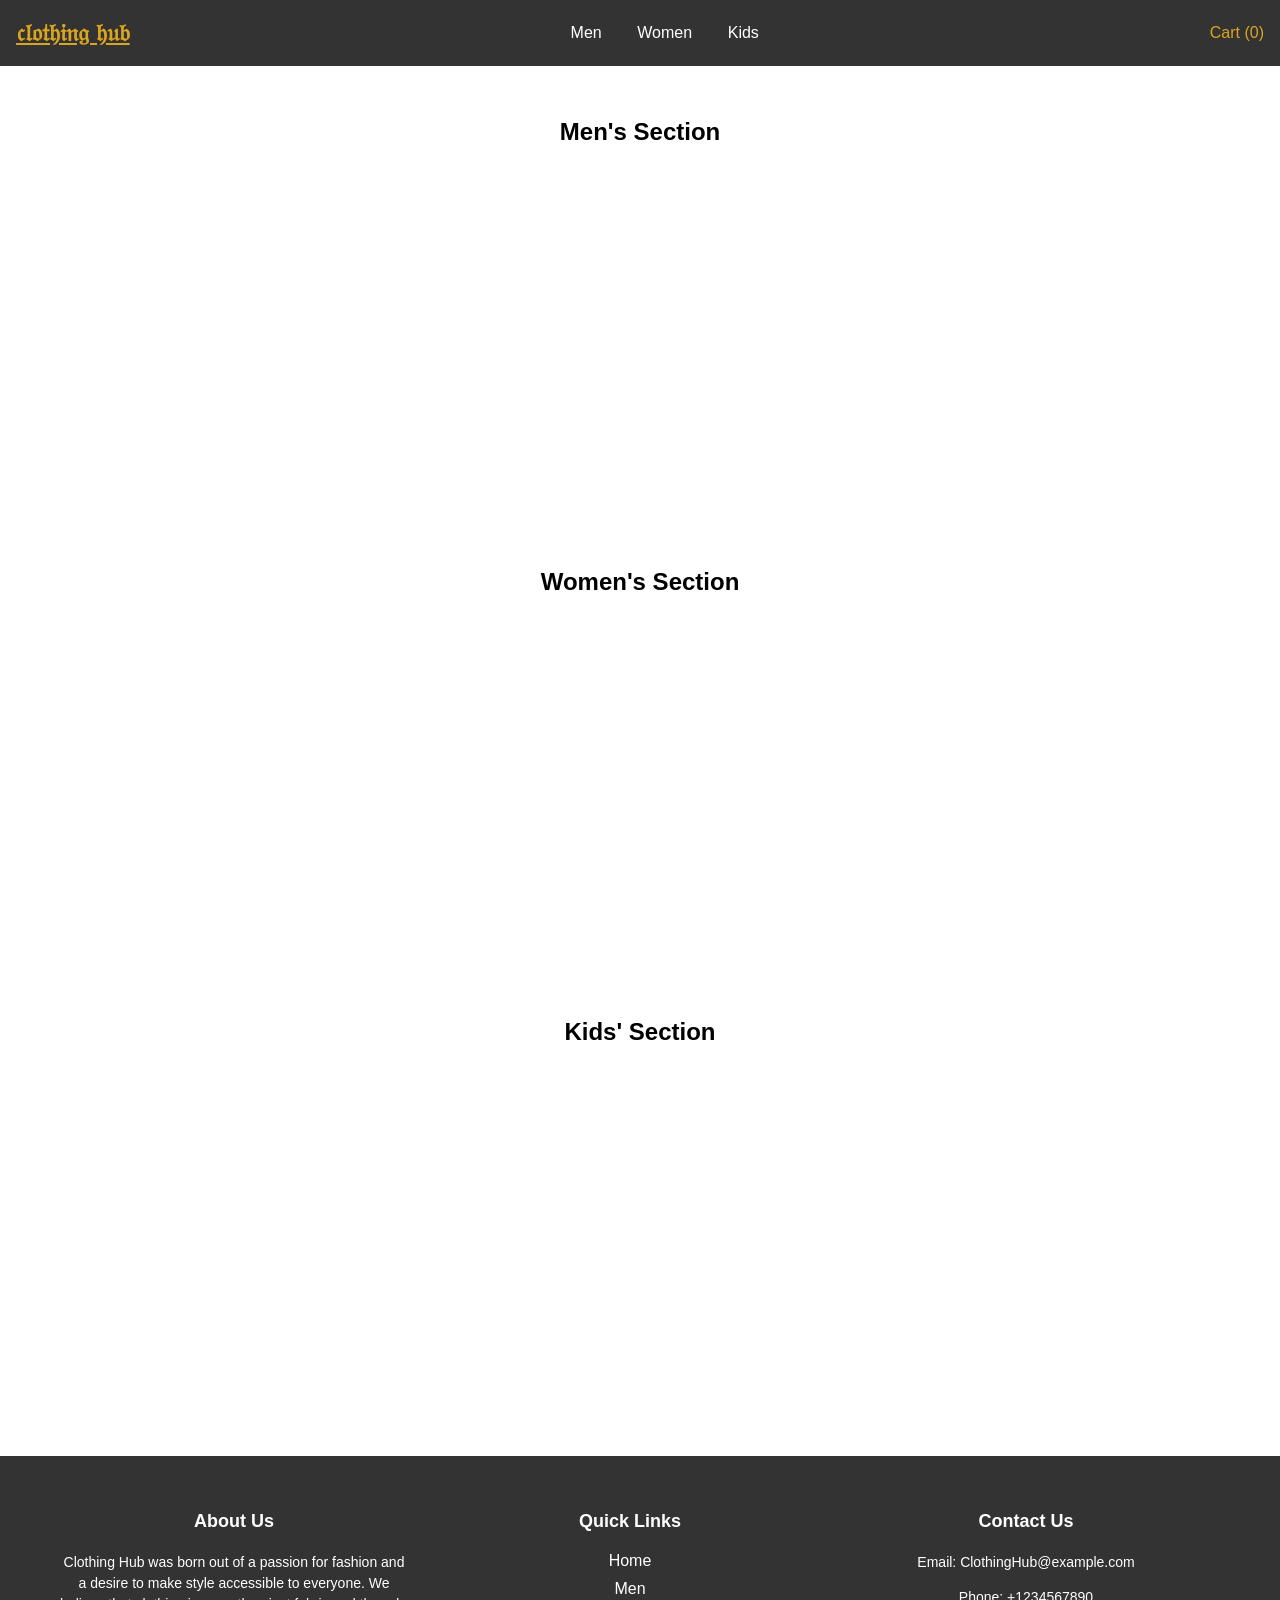
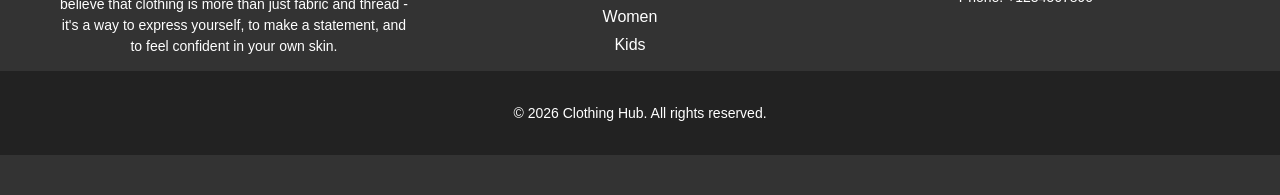
<file: index.html>
<!doctype html>
<html lang="en">
  <head>
    <meta charset="UTF-8" />
    <meta name="viewport" content="width=device-width, initial-scale=1.0" />
    <title>E-Commerce Website</title>
    <link rel="stylesheet" href="style.css" />
  </head>
  <body>
    <nav class="navbar">
      <a href="#" class="logo">𝔠𝔩𝔬𝔱𝔥𝔦𝔫𝔤 𝔥𝔲𝔟</a>
      <ul class="nav-links">
        <li><a href="#men">Men</a></li>
        <li><a href="#women">Women</a></li>
        <li><a href="#kids">Kids</a></li>
      </ul>
      <div class="cart-icon">
        <span>Cart (0)</span>
      </div>
    </nav>
    <section id="men" class="section">
      <h1>Men's Section</h1>
      <div class="products">
      </div>
    </section>
    <section id="women" class="section">
      <h1>Women's Section</h1>
      <div class="products">
      </div>
    </section>
    <section id="kids" class="section">
      <h1>Kids' Section</h1>
      <div class="products">
      </div>
    </section>
    <footer class="footer">
      <div class="footer-content">
        <div class="footer-section about">
          <h2>About Us</h2>
          <p>
            Clothing Hub was born out of a passion for fashion and a desire to
            make style accessible to everyone. We believe that clothing is more
            than just fabric and thread - it's a way to express yourself, to
            make a statement, and to feel confident in your own skin.
          </p>
        </div>
        <div class="footer-section links">
          <h2>Quick Links</h2>
          <ul>
            <li><a href="#">Home</a></li>
            <li><a href="#men">Men</a></li>
            <li><a href="#women">Women</a></li>
            <li><a href="#kids">Kids</a></li>
          </ul>
        </div>
        <div class="footer-section contact">
          <h2>Contact Us</h2>
          <p>
            Email:
            <a href="mailto:example@example.com">ClothingHub@example.com</a>
          </p>
          <p>Phone: +1234567890</p>
        </div>
      </div>
      <div class="footer-bottom">
        <p>&copy; 2026 Clothing Hub. All rights reserved.</p>
      </div>
    </footer>
    <script src="script.js"></script>
  </body>
</html>
</file>
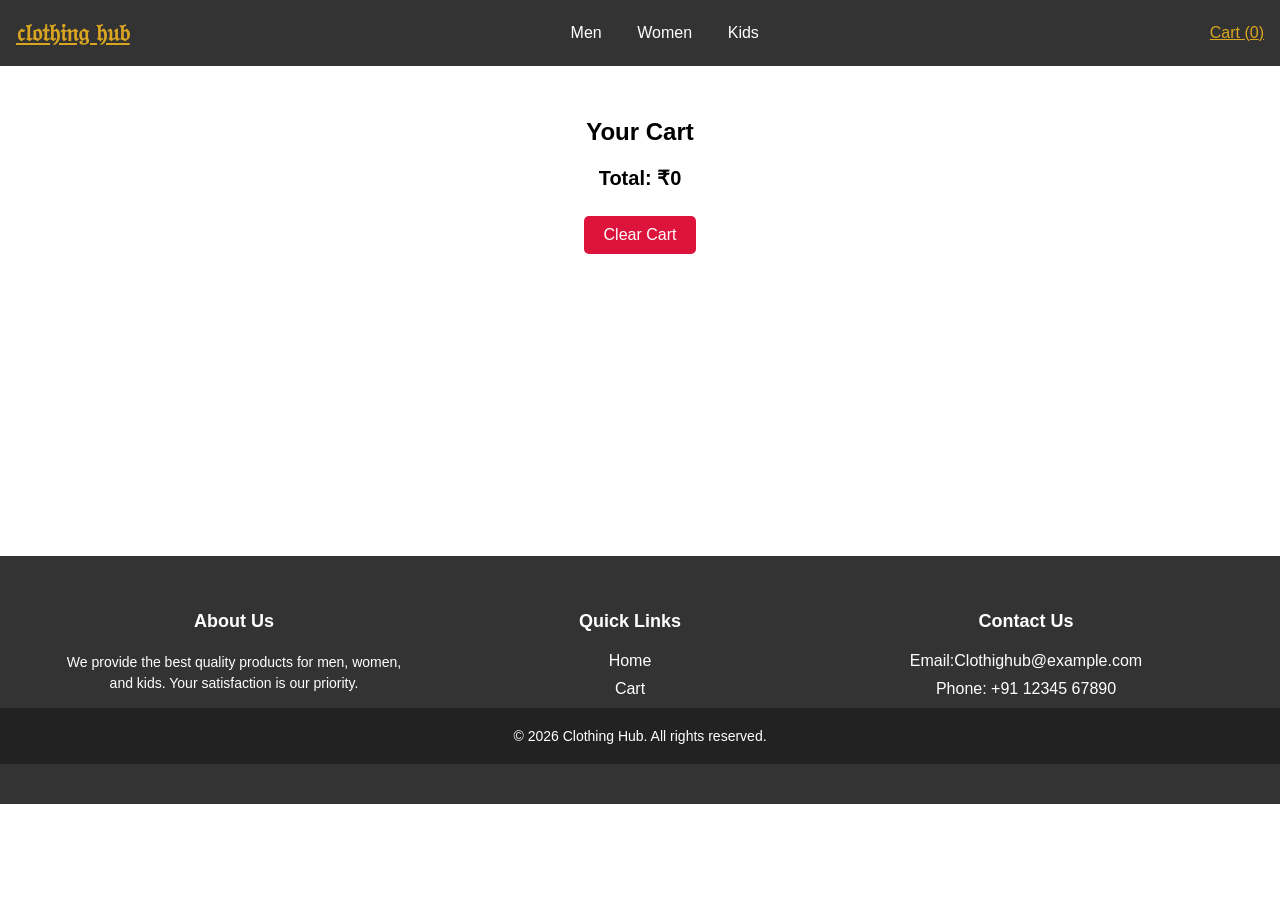
<file: cart.html>
<!doctype html>
<html lang="en">
<head>
<meta charset="UTF-8">
<meta name="viewport" content="width=device-width, initial-scale=1.0">
<title>Your Cart - Clothing Hub</title>
<link rel="stylesheet" href="style.css">
</head>

<body>


<nav class="navbar">

<a href="index.html" class="logo">𝔠𝔩𝔬𝔱𝔥𝔦𝔫𝔤 𝔥𝔲𝔟</a>

<ul class="nav-links">
<li><a href="index.html">Men</a></li>
<li><a href="women.html">Women</a></li>
<li><a href="kids.html">Kids</a></li>
</ul>

<div>
<a href="cart.html" class="cart-icon">Cart (<span id="cart-count">0</span>)</a>
</div>

</nav>


<section class="section">

<h1>Your Cart</h1>

<div id="cart-items"></div>

<h2 id="cart-total">Total: $0</h2>

<button id="clear-cart" type="button" onclick="clearCart()">Clear Cart</button>

</section>

  <footer class="footer">
      <div class="footer-content">
       
        <div class="footer-section">
          <h2>About Us</h2>
          <p>
            We provide the best quality products for men, women, and kids. Your
            satisfaction is our priority.
          </p>
        </div>

       
        <div class="footer-section">
          <h2>Quick Links</h2>
          <ul>
            <li><a href="index.html">Home</a></li>

            <li><a href="cart.html">Cart</a></li>
          </ul>
        </div>

        
        <div class="footer-section">
          <h2>Contact Us</h2>
          <ul>
            <li>Email:Clothighub@example.com</li>
            <li>Phone: +91 12345 67890</li>
          </ul>
        </div>
      </div>

      <div class="footer-bottom">
        &copy; 2026 Clothing Hub. All rights reserved.
      </div>
    </footer>

<script src="script.js"></script>

</body>
</html>
</file>
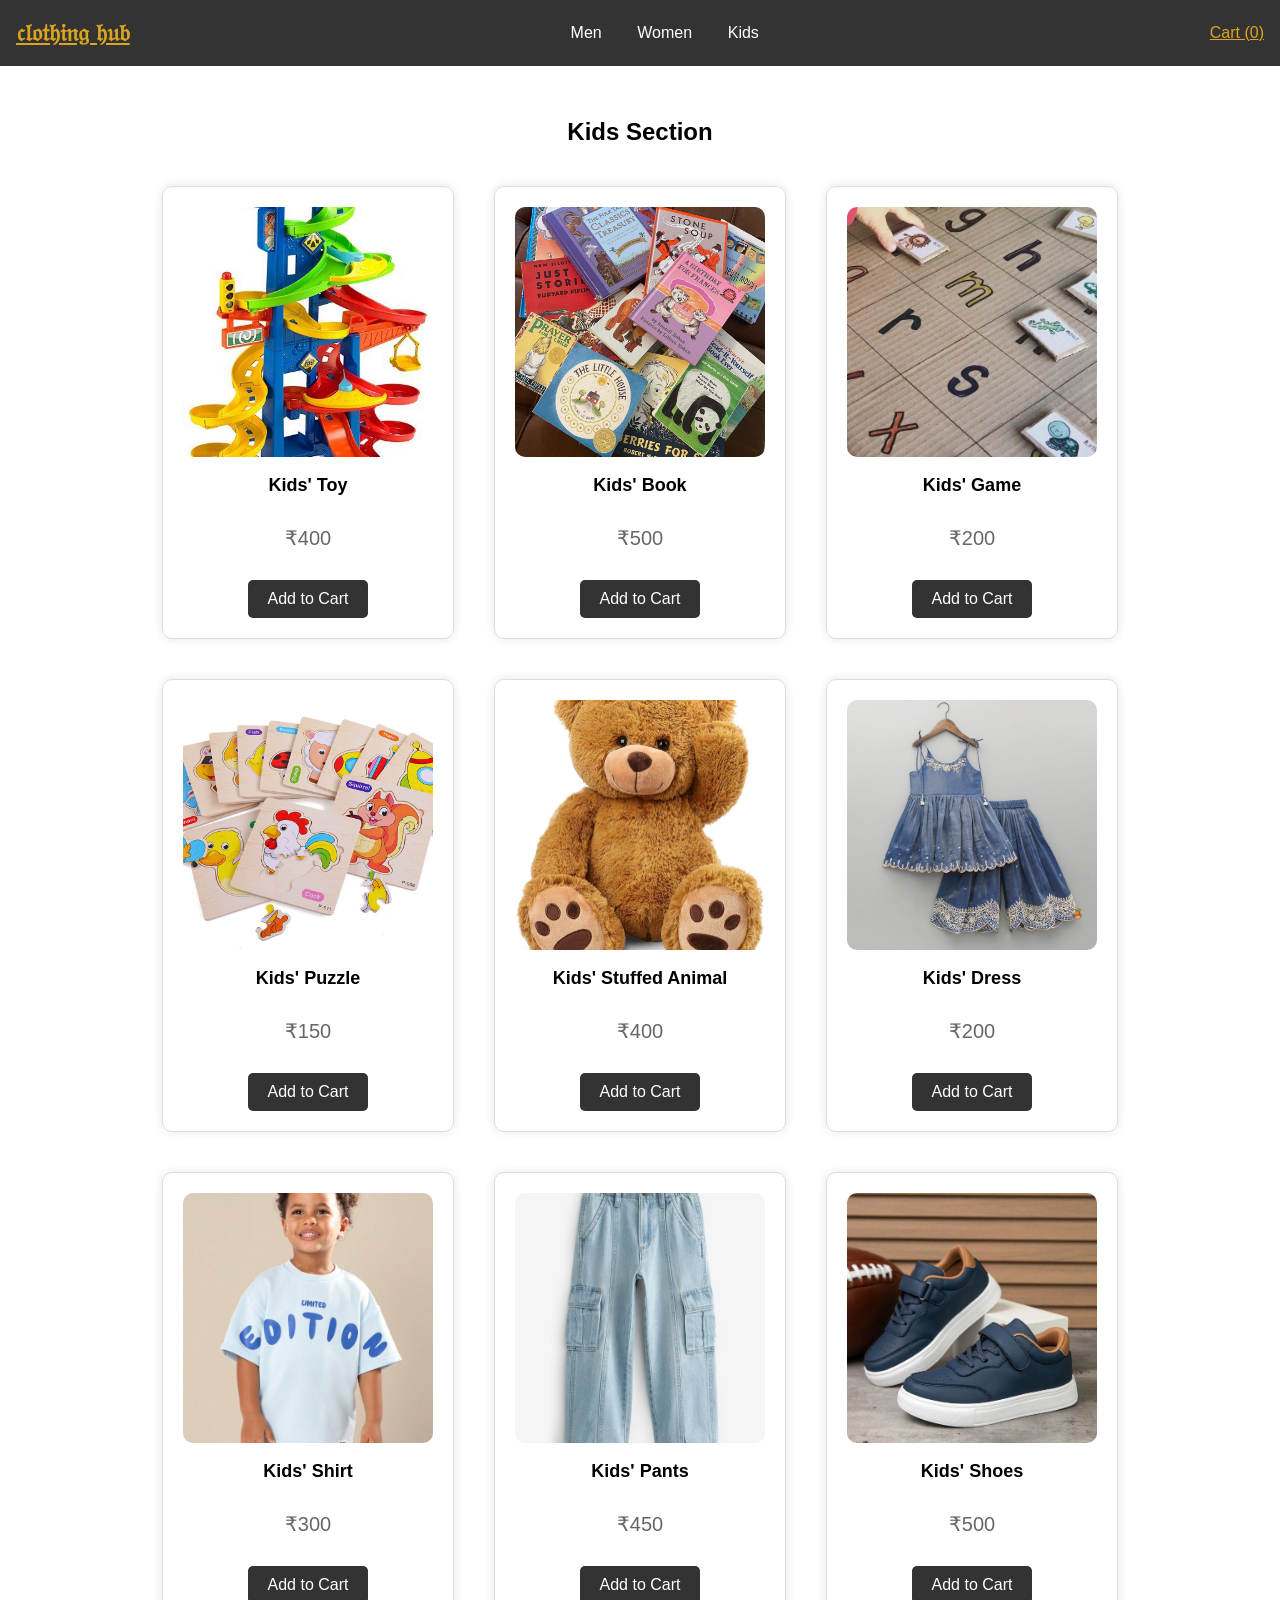
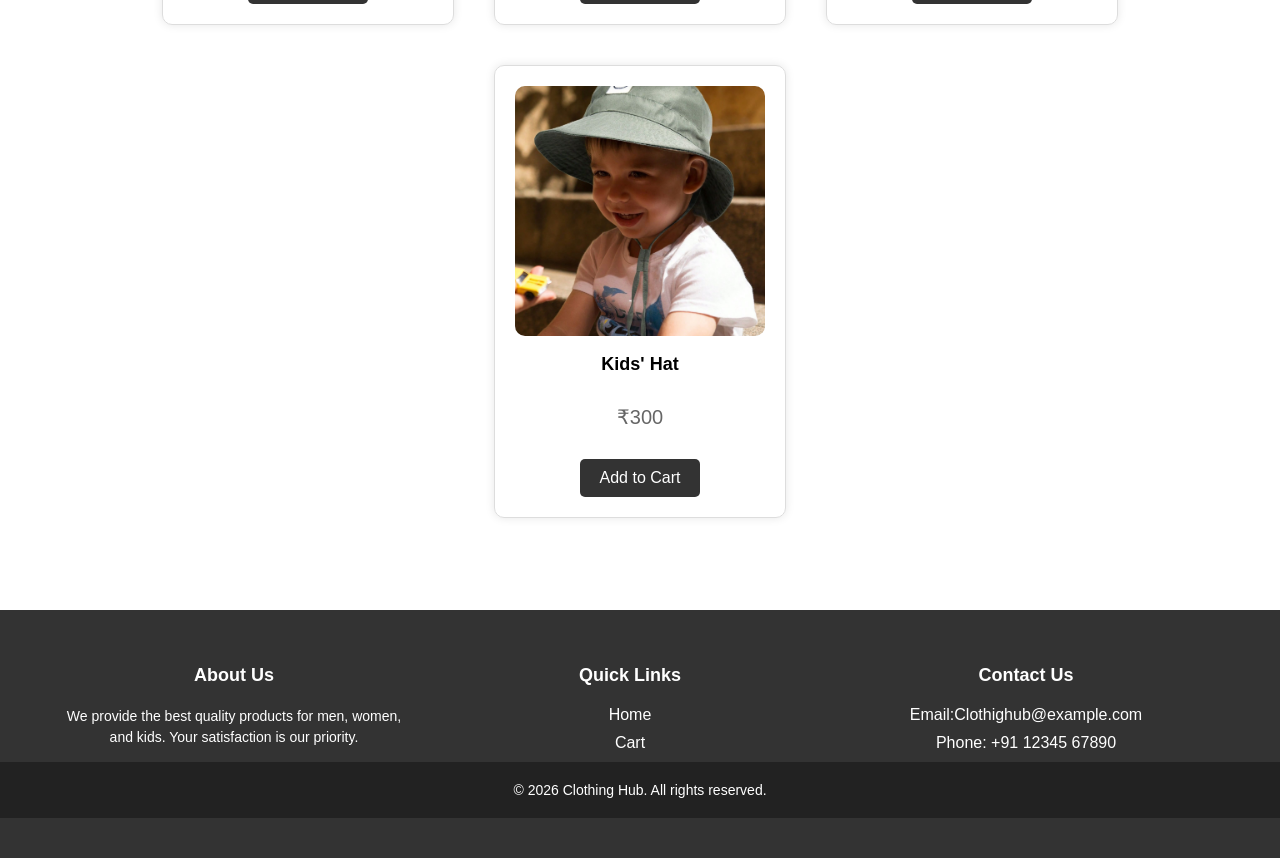
<file: kids.html>
<!doctype html>
<html lang="en">
<head>
<meta charset="UTF-8">
<meta name="viewport" content="width=device-width, initial-scale=1.0">
<title>Kids - Clothing Hub</title>
<link rel="stylesheet" href="style.css">
</head>

<body>

<nav class="navbar">
<a href="index.html" class="logo">𝔠𝔩𝔬𝔱𝔥𝔦𝔫𝔤 𝔥𝔲𝔟</a>

<ul class="nav-links">
<li><a href="index.html">Men</a></li>
<li><a href="women.html">Women</a></li>
<li><a href="kids.html">Kids</a></li>
</ul>

<div>
<a href="cart.html" class="cart-icon">Cart (<span id="cart-count">0</span>)</a>
</div>
</nav>

<section class="section">
<h1>Kids Section</h1>
<div class="products" id="kids-products"></div>
</section>


  <footer class="footer">
      <div class="footer-content">
       
        <div class="footer-section">
          <h2>About Us</h2>
          <p>
            We provide the best quality products for men, women, and kids. Your
            satisfaction is our priority.
          </p>
        </div>

       
        <div class="footer-section">
          <h2>Quick Links</h2>
          <ul>
            <li><a href="index.html">Home</a></li>

            <li><a href="cart.html">Cart</a></li>
          </ul>
        </div>

        
        <div class="footer-section">
          <h2>Contact Us</h2>
          <ul>
            <li>Email:Clothighub@example.com</li>
            <li>Phone: +91 12345 67890</li>
          </ul>
        </div>
      </div>

      <div class="footer-bottom">
        &copy; 2026 Clothing Hub. All rights reserved.
      </div>
    </footer>

<script src="script.js"></script>

</body>
</html>
</file>
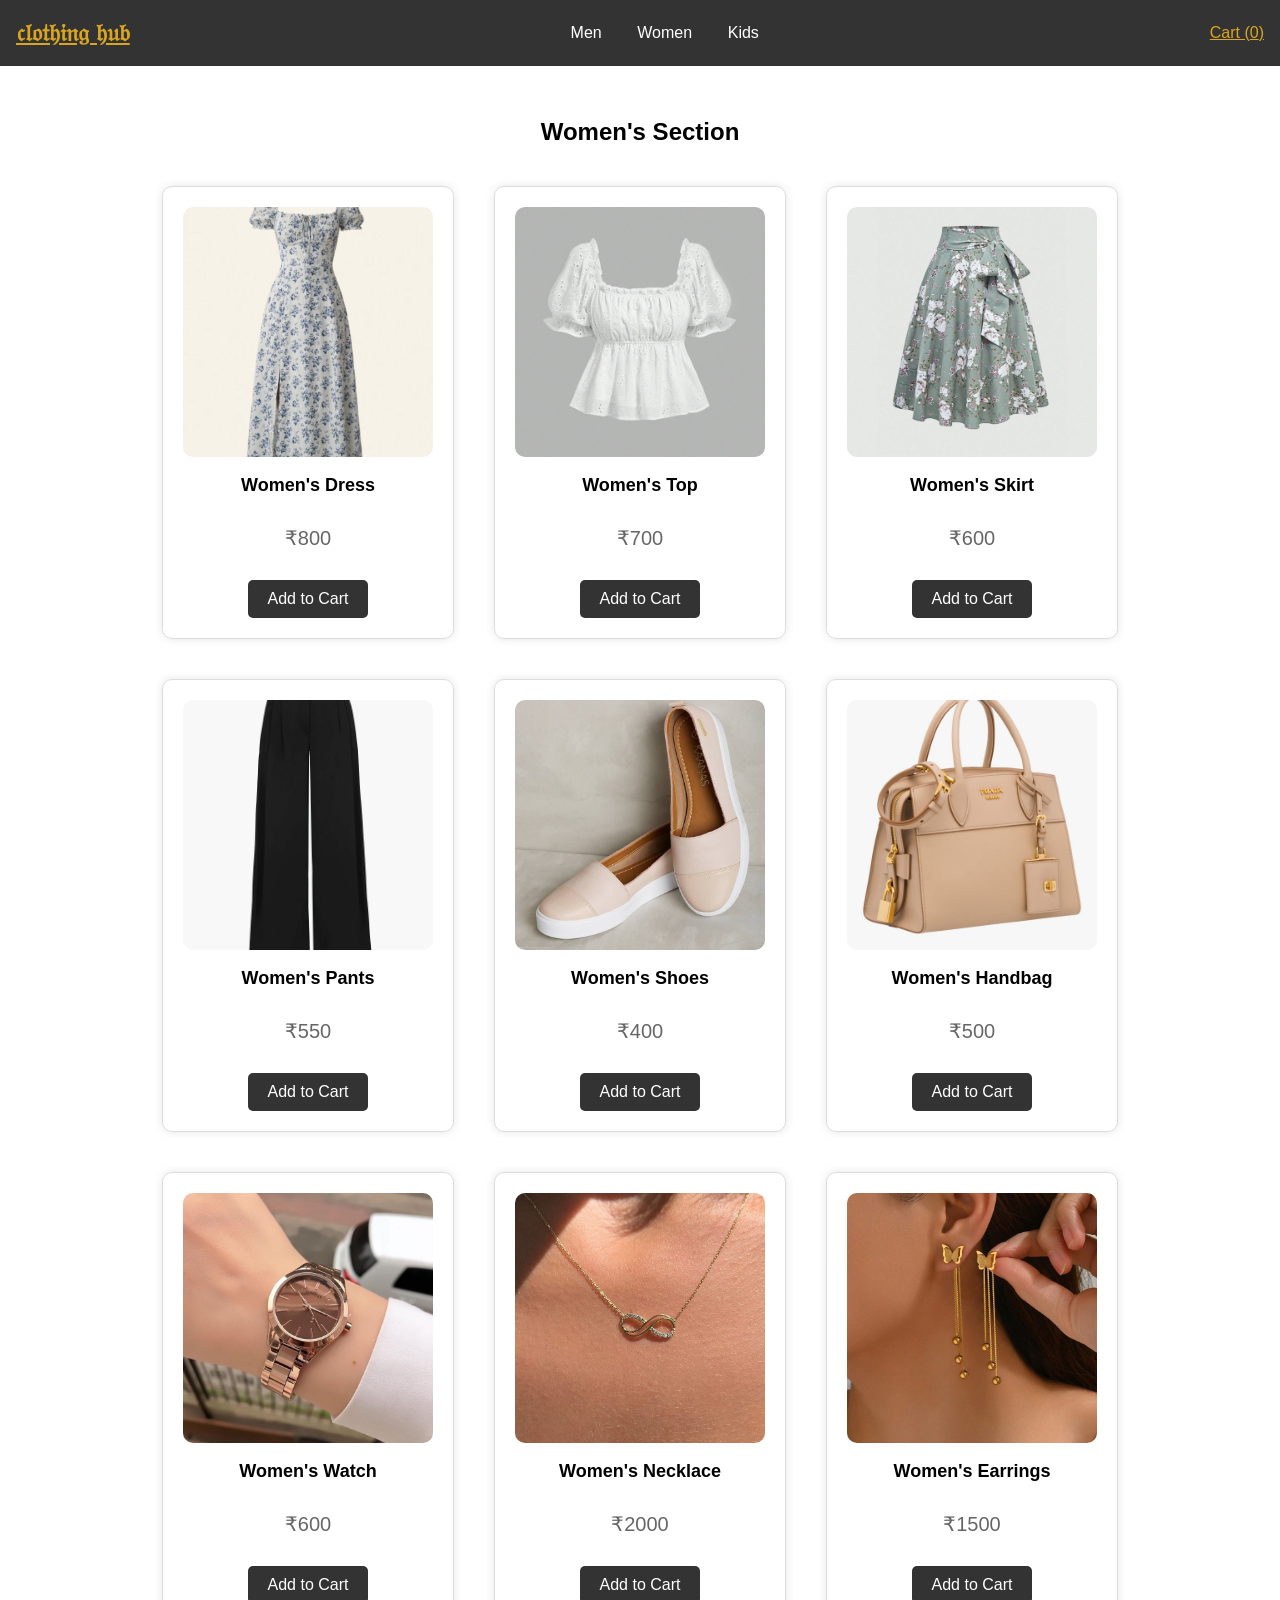
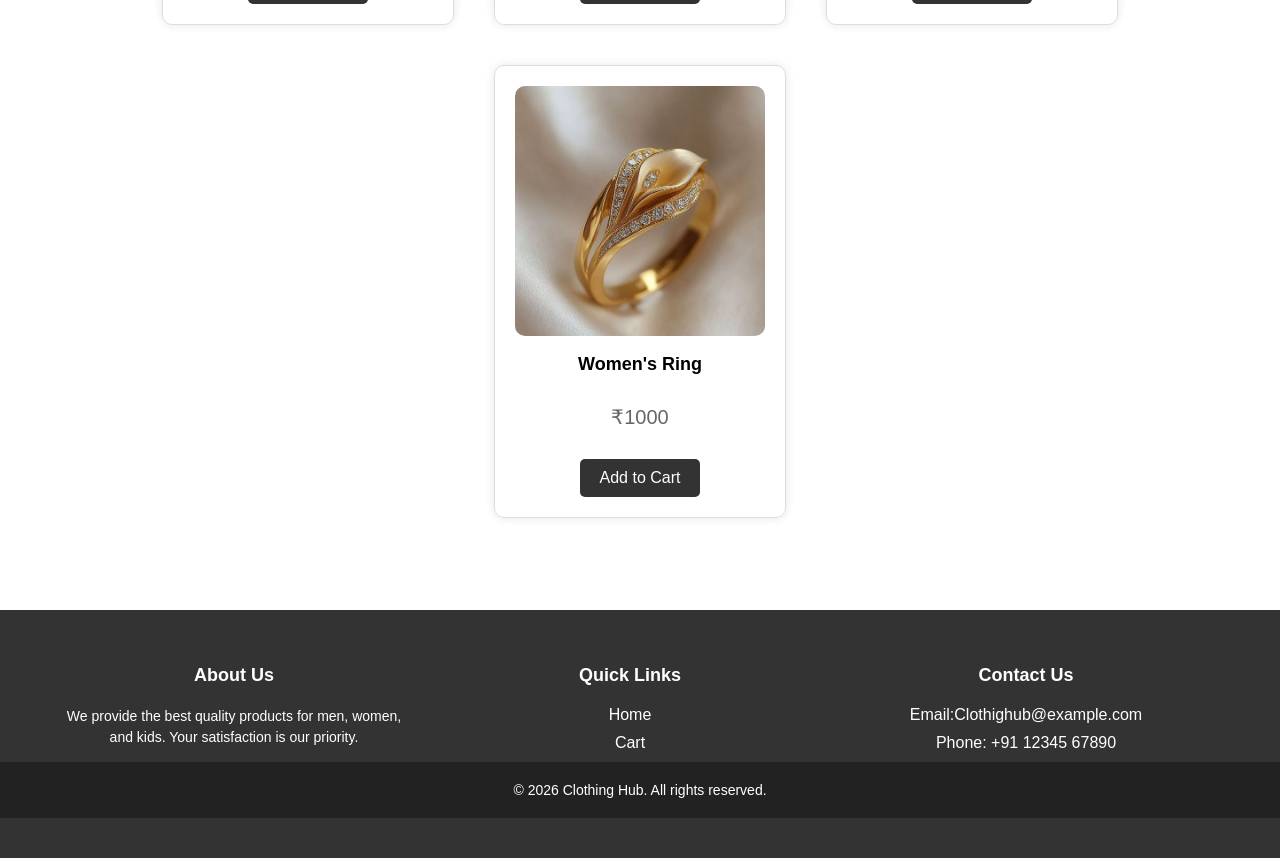
<file: women.html>
<!doctype html>
<html lang="en">
<head>
<meta charset="UTF-8">
<meta name="viewport" content="width=device-width, initial-scale=1.0">
<title>Women - Clothing Hub</title>
<link rel="stylesheet" href="style.css">
</head>

<body>

<nav class="navbar">
<a href="index.html" class="logo">𝔠𝔩𝔬𝔱𝔥𝔦𝔫𝔤 𝔥𝔲𝔟</a>

<ul class="nav-links">
<li><a href="index.html">Men</a></li>
<li><a href="women.html">Women</a></li>
<li><a href="kids.html">Kids</a></li>
</ul>

<div>
<a href="cart.html" class="cart-icon">Cart (<span id="cart-count">0</span>)</a>
</div>
</nav>

<section class="section">
<h1>Women's Section</h1>
<div class="products" id="women-products"></div>
</section>


  
    <footer class="footer">
      <div class="footer-content">
       
        <div class="footer-section">
          <h2>About Us</h2>
          <p>
            We provide the best quality products for men, women, and kids. Your
            satisfaction is our priority.
          </p>
        </div>

       
        <div class="footer-section">
          <h2>Quick Links</h2>
          <ul>
            <li><a href="index.html">Home</a></li>

            <li><a href="cart.html">Cart</a></li>
          </ul>
        </div>

        
        <div class="footer-section">
          <h2>Contact Us</h2>
          <ul>
            <li>Email:Clothighub@example.com</li>
            <li>Phone: +91 12345 67890</li>
          </ul>
        </div>
      </div>

      <div class="footer-bottom">
        &copy; 2026 Clothing Hub. All rights reserved.
      </div>
    </footer>

<script src="script.js"></script>

</body>
</html>
</file>
<file: style.css>
* {
  box-sizing: border-box;
}

body {
  font-family: Arial, sans-serif;
  margin: 0;
  padding: 0;
  text-align: center;
  overflow-x: hidden; 
}

.navbar {
  max-width: 1800px;
  background-color: #333;
  color: #fff;
  padding: 1em;
  display: flex;
  justify-content: space-between;
  align-items: center;
  position: sticky;
  top: 0;
  z-index: 100;
  flex-wrap: nowrap; 
}

.logo {
  font-size: 24px;
  font-weight: bold;
  color: goldenrod;
  white-space: nowrap;
}

.nav-links {
  list-style: none;
  margin: 0;
  padding: 0;
  display: flex;
  flex-wrap: nowrap; 
  justify-content: flex-end;
  gap: 10px;
  overflow-x: auto; 
}

.nav-links::-webkit-scrollbar {
  height: 5px; 
}

.nav-links::-webkit-scrollbar-thumb {
  background-color: goldenrod;
  border-radius: 5px;
}

.nav-links li {
  margin: 0;
}

.nav-links a {
  color: #fff;
  text-decoration: none;
  padding: 0.5em 0.8em;
  display: block;
  white-space: nowrap;
}

.nav-links a:hover {
  color: goldenrod;
}

.cart-icon {
  cursor: pointer;
  color: #DAA520;
  margin-left: 10px;
}


.section {
  padding: 2em;
  max-width: 100%;
  overflow-x: hidden;
  min-height: 50vh;
}

.products {
  display: flex;
  flex-wrap: wrap;
  justify-content: center;
  max-width: 100%;
  overflow-x: hidden;
}

.product {
  margin: 20px;
  padding: 20px;
  border: 1px solid #ddd;
  border-radius: 10px;
  box-shadow: 0 0 10px rgba(0,0,0,0.1);
  display: flex;
  flex-direction: column;
  align-items: center;
  max-width: 100%;
}


.product img {
  width: 250px;
  height: 250px;
  object-fit: cover;
  border-radius: 10px;
}

.product h2, .product h3 {
  font-size: 18px;
  margin-bottom: 10px;
}

.product p {
  font-size: 20px;
  color: #666;
}


#add-to-cart,
#clear-cart {
  background-color: #333;
  color: #fff;
  border: none;
  padding: 10px 20px;
  font-size: 16px;
  cursor: pointer;
  border-radius: 5px;
  margin-top: 10px;
  transition: all 0.2s ease;
}

#add-to-cart:hover,
#clear-cart:hover {
  background-color: #444;
}

#clear-cart {
  background-color: crimson;
}

#clear-cart:hover {
  background-color: darkred;
}



#cart {
  margin-top: 2rem;
  display: flex;
  flex-direction: column;
  gap: 1.5rem;
}


.cart-item {
  display: flex;
  align-items: center;
  justify-content: space-between;
  padding: 1rem 1.2rem;
  border-radius: var(--radius-sm);
  border: 1px solid var(--border);
  background: var(--surface);
  box-shadow: var(--shadow-soft);
  transition: var(--transition);
}

.cart-item:hover {
  transform: translateY(-4px);
  box-shadow: var(--shadow-float);
}


.cart-item img {
  width: 70px;
  height: 70px;
  object-fit: cover;
  border-radius: var(--radius-sm);
}


.cart-item p {
  flex: 1;
  margin-left: 1rem;
  font-weight: 600;
}



.cart-item button {
  padding: 0.5rem 1.2rem;
  background: linear-gradient(135deg, #ff6b6b, #ff3b3b);
  color: #fff;
  border: none;
  border-radius: var(--radius-sm);
  font-size: 0.85rem;
  font-weight: 600;
  cursor: pointer;
  transition: var(--transition);
}

.cart-item button:hover {
  transform: translateY(-2px);
  box-shadow: 0 8px 20px rgba(255, 59, 59, 0.3);
}

#cart-total {
  font-size: 20px;
  font-weight: bold;
  margin-top: 15px;
}


.footer {
  background-color: #333;
  color: #fff;
  padding: 40px 0;
  margin-top: 40px;
}

.footer-content {
  display: flex;
  justify-content: space-between;
  max-width: 1200px;
  margin: 0 auto;
  padding: 0 20px;
  flex-wrap: wrap;
}

.footer-section {
  flex-basis: 30%;
  margin-right: 20px;
}

.footer-section h2 {
  font-size: 18px;
  margin-bottom: 20px;
}

.footer-section p {
  font-size: 14px;
  line-height: 1.5;
}

.footer-section ul {
  list-style: none;
  padding: 0;
  margin: 0;
}

.footer-section ul li {
  margin-bottom: 10px;
}

.footer-section a {
  color: #fff;
  text-decoration: none;
  transition: color 0.2s ease;
}

.footer-section a:hover {
  color: goldenrod;
}

.footer-bottom {
  background-color: #222;
  padding: 20px;
  text-align: center;
  color: #fff;
  font-size: 14px;
}


@media (max-width: 768px) {
  .footer-content {
    flex-direction: column;
  }

  .footer-section {
    flex-basis: 100%;
    margin-right: 0;
    margin-bottom: 20px;
  }


  .product img {
    width: 200px;
    height: 200px;
  }

  #cart-items div {
    flex-direction: column;
    align-items: flex-start;
  }

  #cart-items img {
    margin-bottom: 10px;
  }

  #cart-items h3, #cart-items p {
    margin: 2px 0;
  }

  
  .navbar {
    flex-direction: row;
    align-items: center;
    justify-content: space-between;
    gap: 5px;
    padding: 0.8em 1em;
  }

  .nav-links {
    flex-wrap: nowrap;
    overflow-x: auto;
  }

  .nav-links a {
    font-size: 14px;
    padding: 0.4em 0.6em;
  }

  .logo {
    font-size: 20px;
  }
}

@media (max-width: 480px) {
  .nav-links a {
    font-size: 12px;
    padding: 0.3em 0.5em;
  }

  .product img {
    width: 150px;
    height: 150px;
  }
}
</file>
